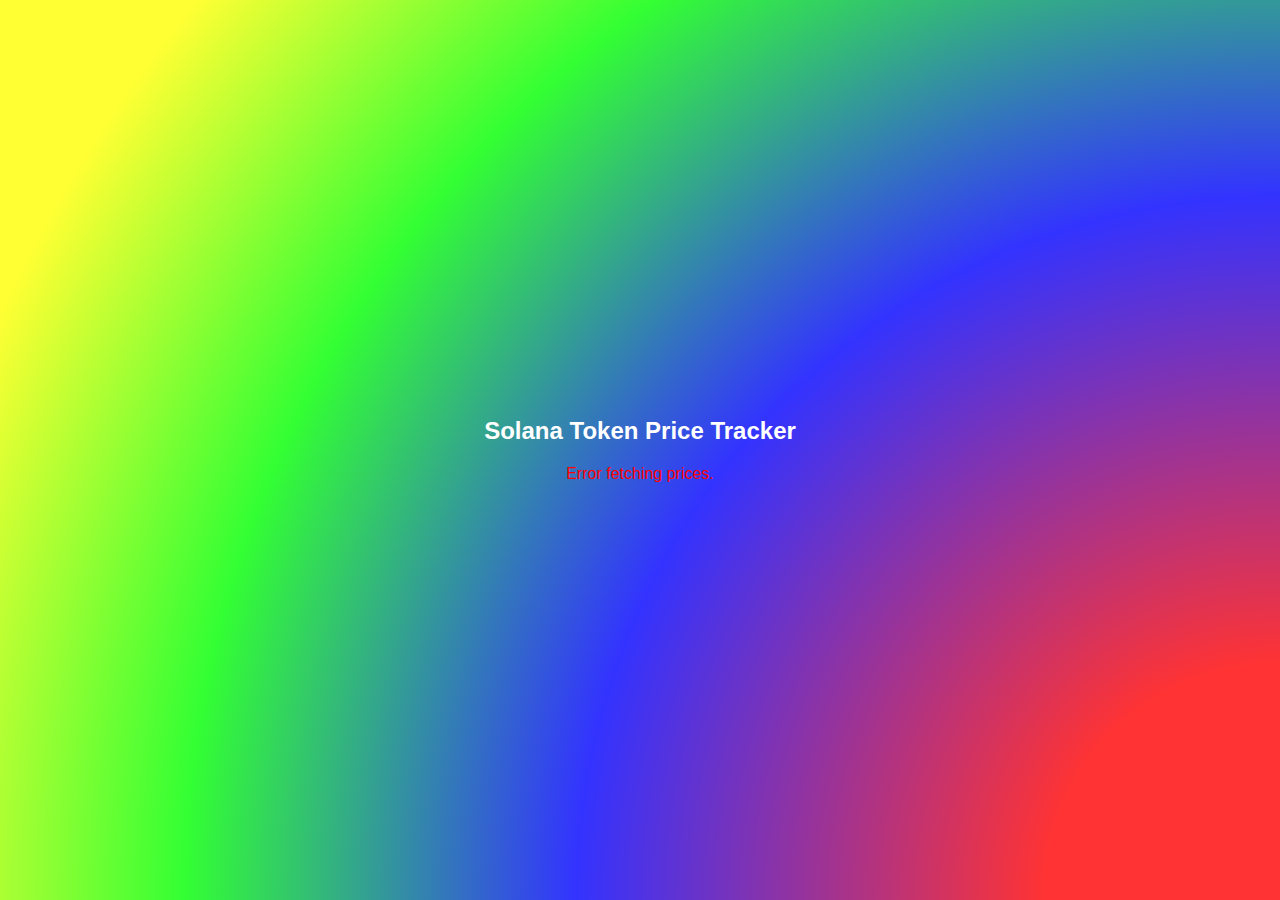
<file: index.html>
<!DOCTYPE html>
<html lang="en">
<head>
    <meta charset="UTF-8">
    <meta name="viewport" content="width=device-width, initial-scale=1.0">
    <title>Solana Token Tracker</title>
    <link rel="stylesheet" href="styles.css">
</head>
<body>
    <div class="container">
        <h1>Solana Token Price Tracker</h1>
        <div id="prices" class="token-list"></div>
    </div>
    <script src="script.js"></script>
</body>
</html>
</file>
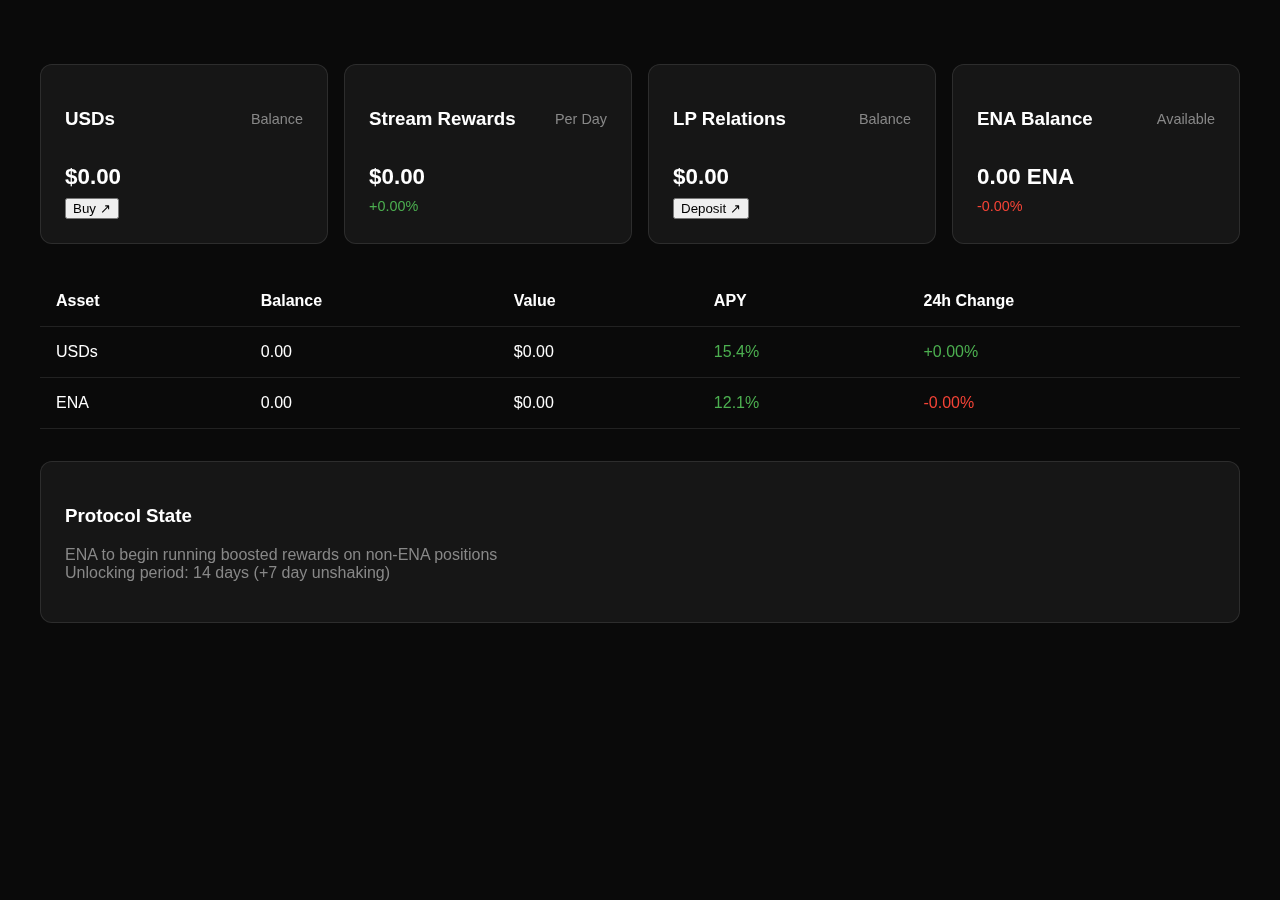
<file: mydefi.html>
<!DOCTYPE html>
<html lang="en">
<head>
    <meta charset="UTF-8">
    <meta name="viewport" content="width=device-width, initial-scale=1.0">
    <title>DeFi Data Dashboard</title>
    <style>
        /* Animated background from previous answer */
        body { margin: 0; overflow: hidden; background: #0a0a0a; color: white; font-family: 'Inter', sans-serif; }
        .background { position: fixed; width: 100%; height: 100%; z-index: -1; }
        .gradient-animation { /* ... keep gradient animation styles ... */ }
        .particles { /* ... keep particle styles ... */ }

        /* Data display styles */
        .container {
            position: relative;
            max-width: 1200px;
            margin: 0 auto;
            padding: 2rem;
            backdrop-filter: blur(10px);
        }

        .data-grid {
            display: grid;
            grid-template-columns: repeat(auto-fill, minmax(250px, 1fr));
            gap: 1rem;
            margin-top: 2rem;
        }

        .data-card {
            background: rgba(255, 255, 255, 0.05);
            border-radius: 12px;
            padding: 1.5rem;
            border: 1px solid rgba(255, 255, 255, 0.1);
            transition: transform 0.2s;
        }

        .data-card:hover {
            transform: translateY(-5px);
            background: rgba(255, 255, 255, 0.08);
        }

        .data-header {
            display: flex;
            justify-content: space-between;
            align-items: center;
            margin-bottom: 1rem;
        }

        .data-label {
            font-size: 0.9rem;
            color: #888;
        }

        .data-value {
            font-size: 1.4rem;
            font-weight: 600;
            margin: 0.5rem 0;
        }

        .data-change {
            color: #4CAF50;
            font-size: 0.9rem;
        }

        .protocol-table {
            width: 100%;
            margin-top: 2rem;
            border-collapse: collapse;
        }

        .protocol-table th,
        .protocol-table td {
            padding: 1rem;
            text-align: left;
            border-bottom: 1px solid rgba(255, 255, 255, 0.1);
        }

        .positive {
            color: #4CAF50;
        }

        .negative {
            color: #f44336;
        }
    </style>
</head>
<body>
    <!-- Animated background elements -->
    <div class="background">
        <div class="gradient-animation"></div>
        <div class="particles"></div>
    </div>

    <div class="container">
        <!-- Data Grid -->
        <div class="data-grid">
            <!-- USDs Section -->
            <div class="data-card">
                <div class="data-header">
                    <h3>USDs</h3>
                    <span class="data-label">Balance</span>
                </div>
                <div class="data-value">$0.00</div>
                <button class="action-btn">Buy ↗</button>
            </div>

            <!-- Rewards Section -->
            <div class="data-card">
                <div class="data-header">
                    <h3>Stream Rewards</h3>
                    <span class="data-label">Per Day</span>
                </div>
                <div class="data-value">$0.00</div>
                <div class="data-change positive">+0.00%</div>
            </div>

            <!-- LP Relations -->
            <div class="data-card">
                <div class="data-header">
                    <h3>LP Relations</h3>
                    <span class="data-label">Balance</span>
                </div>
                <div class="data-value">$0.00</div>
                <button class="action-btn">Deposit ↗</button>
            </div>

            <!-- ENA Balances -->
            <div class="data-card">
                <div class="data-header">
                    <h3>ENA Balance</h3>
                    <span class="data-label">Available</span>
                </div>
                <div class="data-value">0.00 ENA</div>
                <div class="data-change negative">-0.00%</div>
            </div>
        </div>

        <!-- Protocol Table -->
        <table class="protocol-table">
            <thead>
                <tr>
                    <th>Asset</th>
                    <th>Balance</th>
                    <th>Value</th>
                    <th>APY</th>
                    <th>24h Change</th>
                </tr>
            </thead>
            <tbody>
                <tr>
                    <td>USDs</td>
                    <td>0.00</td>
                    <td>$0.00</td>
                    <td class="positive">15.4%</td>
                    <td class="positive">+0.00%</td>
                </tr>
                <tr>
                    <td>ENA</td>
                    <td>0.00</td>
                    <td>$0.00</td>
                    <td class="positive">12.1%</td>
                    <td class="negative">-0.00%</td>
                </tr>
            </tbody>
        </table>

        <!-- State Information -->
        <div class="data-card" style="margin-top: 2rem;">
            <h3>Protocol State</h3>
            <p style="color: #888; margin-top: 1rem;">
                ENA to begin running boosted rewards on non-ENA positions<br>
                Unlocking period: 14 days (+7 day unshaking)
            </p>
        </div>
    </div>

    <script>
        // Add particle animation code from previous example
        // Add wallet connection logic from previous example
        // Add real-time data updates here
    </script>
</body>
</html>
</file>
<file: styles.css>
/* Global Reset */
* {
    margin: 0;
    padding: 0;
    box-sizing: border-box;
}

body {
    background: radial-gradient(circle, rgba(255, 0, 0, 0.8) 15%, rgba(0, 0, 255, 0.8) 45%, rgba(0, 255, 0, 0.8) 70%, rgba(255, 255, 0, 0.8) 90%);
    background-size: 200% 200%;
    animation: meshGradientAnimation 8s ease infinite; /* Mesh gradient animation */
    color: white;
    font-family: 'Arial', sans-serif;
    display: flex;
    justify-content: center;
    align-items: center;
    height: 100vh;
}

.container {
    text-align: center;
}

h1 {
    font-size: 24px;
    margin-bottom: 20px;
}

/* Token Cards */
.token-list {
    display: flex;
    flex-direction: column;
    gap: 15px;
}

.token-card {
    display: flex;
    align-items: center;
    background-color: #1E1E1E;
    padding: 15px;
    border-radius: 10px;
    width: 320px;
    justify-content: space-between;
    box-shadow: 0 4px 8px rgba(255, 255, 255, 0.1);
}

.token-card img {
    width: 48px;
    height: 48px;
    border-radius: 50%;
}

.token-info {
    flex-grow: 1;
    text-align: left;
    margin-left: 15px;
}

.token-name {
    font-size: 18px;
    font-weight: bold;
}

.token-price {
    font-size: 16px;
    color: #4CAF50;
}

/* Keyframes for mesh gradient animation */
@keyframes meshGradientAnimation {
    0% {
        background-position: 0% 50%;
    }
    50% {
        background-position: 100% 50%;
    }
    100% {
        background-position: 0% 50%;
    }
}
</file>
